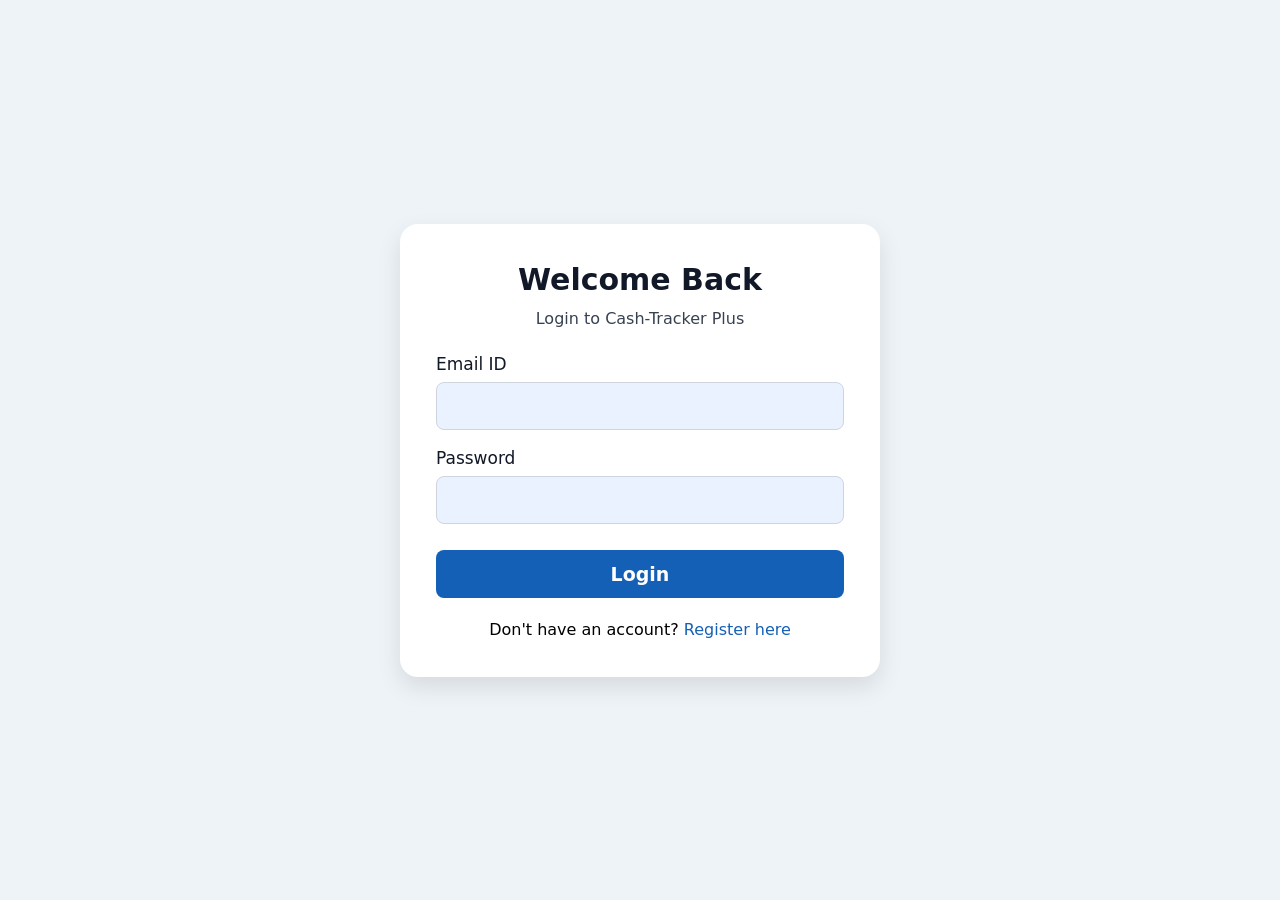
<file: LoginPage.html>
<!DOCTYPE html>
<html lang="en">
<head>
    <meta charset="UTF-8">
    <meta name="viewport" content="width=device-width, initial-scale=1.0">
    <title>Login</title>

    <link rel="stylesheet" href="./css/Login.css">
</head>
<body>

<div class="container">

    <div class="login-card">

        <h1>Welcome Back</h1>
        <p>Login to Cash-Tracker Plus</p>

        <form id="login-form">

            <div class="input-group">
                <label>Email ID</label>
                <input required type="email" >
            </div>

            <div class="input-group">
                <label>Password</label>
                <input required type="password" >
            </div>

            <button  type="submit">
                Login
            </button>

        </form>

        <div class="register-link">
            Don't have an account?
            <a href="./Registration.html">Register here</a>
        </div>

    </div>

</div>
<script src="./js/auth.js"></script>
</body>
</html>
</file>
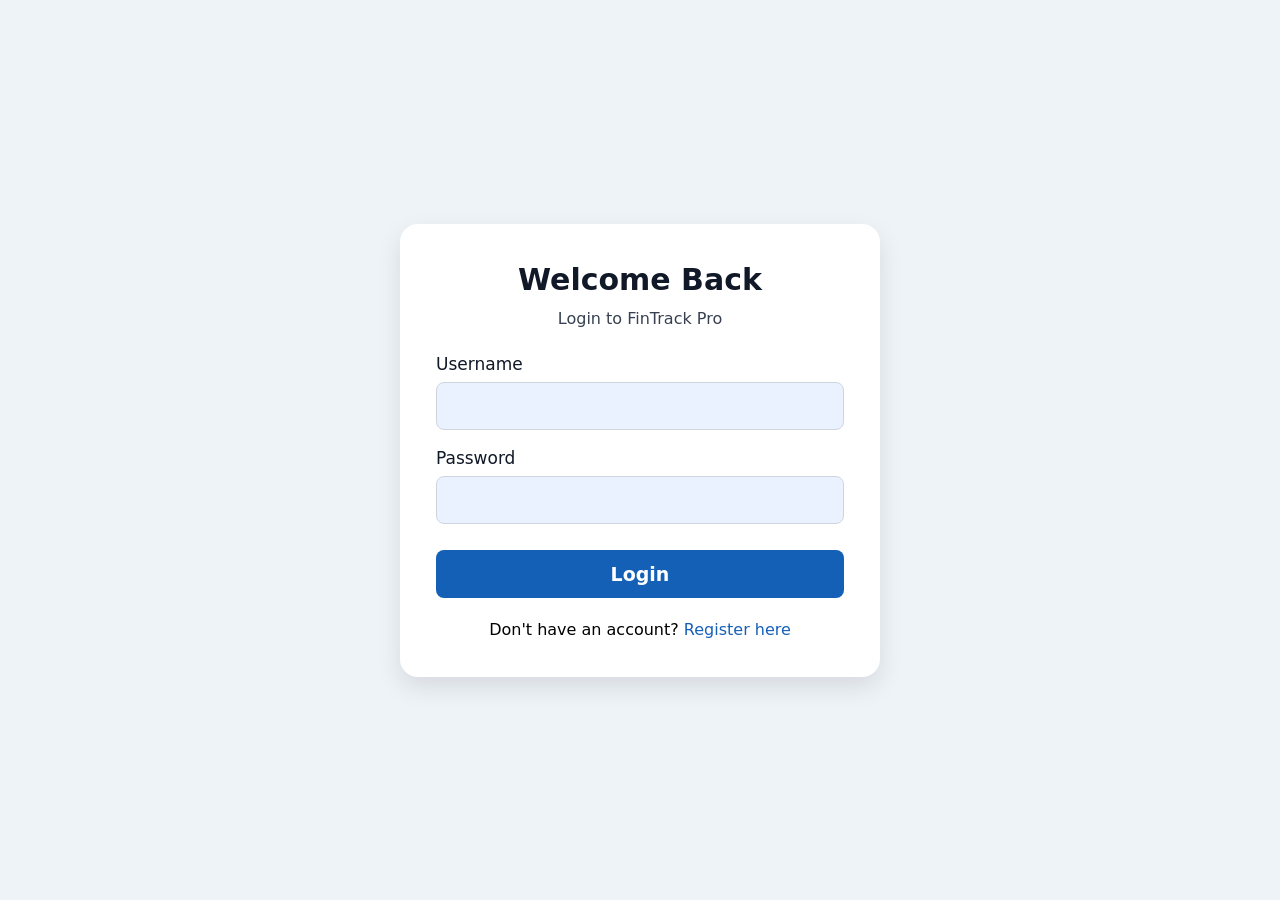
<file: LognPage.html>
<!DOCTYPE html>
<html lang="en">
<head>
    <meta charset="UTF-8">
    <meta name="viewport" content="width=device-width, initial-scale=1.0">
    <title>Login</title>

    <link rel="stylesheet" href="./css/Login.css">
</head>
<body>

<div class="container">

    <div class="login-card">

        <h1>Welcome Back</h1>
        <p>Login to FinTrack Pro</p>

        <form>

            <div class="input-group">
                <label>Username</label>
                <input type="text" >
            </div>

            <div class="input-group">
                <label>Password</label>
                <input type="password" >
            </div>

            <button type="submit">
                Login
            </button>

        </form>

        <div class="register-link">
            Don't have an account?
            <a href="#">Register here</a>
        </div>

    </div>

</div>

</body>
</html>
</file>
<file: css/Login.css>
*{
    margin:0;
    padding:0;
    box-sizing:border-box;
    font-family:system-ui,-apple-system,BlinkMacSystemFont,"Segoe UI",Roboto,sans-serif;
}

html,
body{
    width:100%;
    height:100%;
}

body{
    display:flex;
    justify-content:center;
    align-items:center;
    background:#eef3f7;
}

/*==========================
Container
===========================*/

.container{
    width:100%;
    display:flex;
    justify-content:center;
    align-items:center;
}

/*==========================
Login Card
===========================*/

.login-card{

    width:480px;

    background:#fff;

    padding:38px 36px;

    border-radius:18px;

    box-shadow:0 10px 25px rgba(0,0,0,.10);

}

/* Heading */

.login-card h1{

    text-align:center;

    font-size:30px;

    color:#111827;

    margin-bottom:12px;

}

.login-card p{

    text-align:center;

    color:#374151;

    font-size:16px;

    margin-bottom:26px;

}

/*==========================
Inputs
===========================*/

.input-group{

    display:flex;

    flex-direction:column;

    margin-bottom:18px;

}

.input-group label{

    font-size:17px;

    margin-bottom:8px;

    color:#111827;

}

.input-group input{

    width:100%;

    height:48px;

    border:1px solid #cfd5df;

    border-radius:8px;

    padding:0 14px;

    font-size:16px;

    background:#eaf2ff;

    outline:none;

    transition:.25s;

}

.input-group input:focus{

    border:2px solid #111827;

    background:#edf4ff;

}

/*==========================
Button
===========================*/

button{

    width:100%;

    height:48px;

    border:none;

    border-radius:8px;

    margin-top:8px;

    background:#1560b7;

    color:#fff;

    font-size:19px;

    font-weight:600;

    cursor:pointer;

    transition:.25s;

}

button:hover{

    background:#0f4f9d;

}

/*==========================
Register Link
===========================*/

.register-link{

    text-align:center;

    margin-top:22px;

    font-size:16px;

}

.register-link a{

    color:#1560b7;

    text-decoration:none;

}

.register-link a:hover{

    text-decoration:underline;

}
</file>
